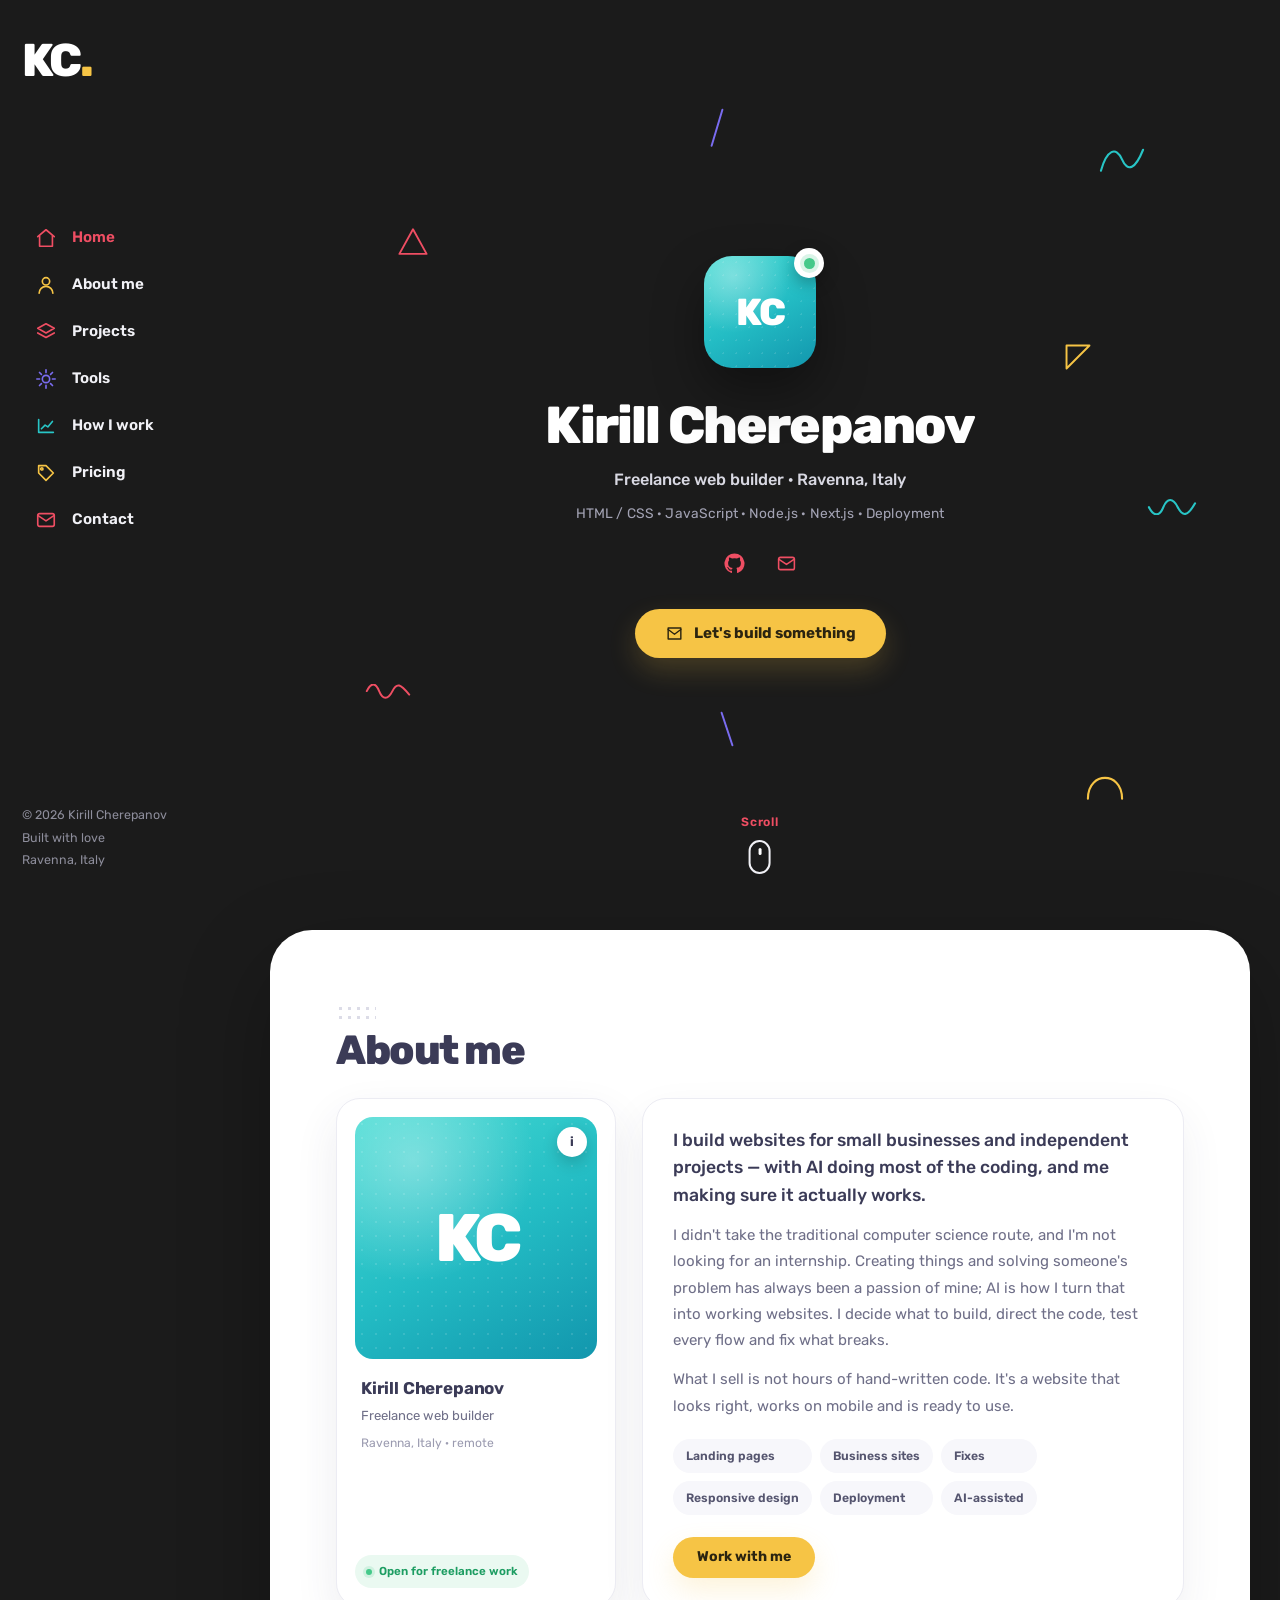
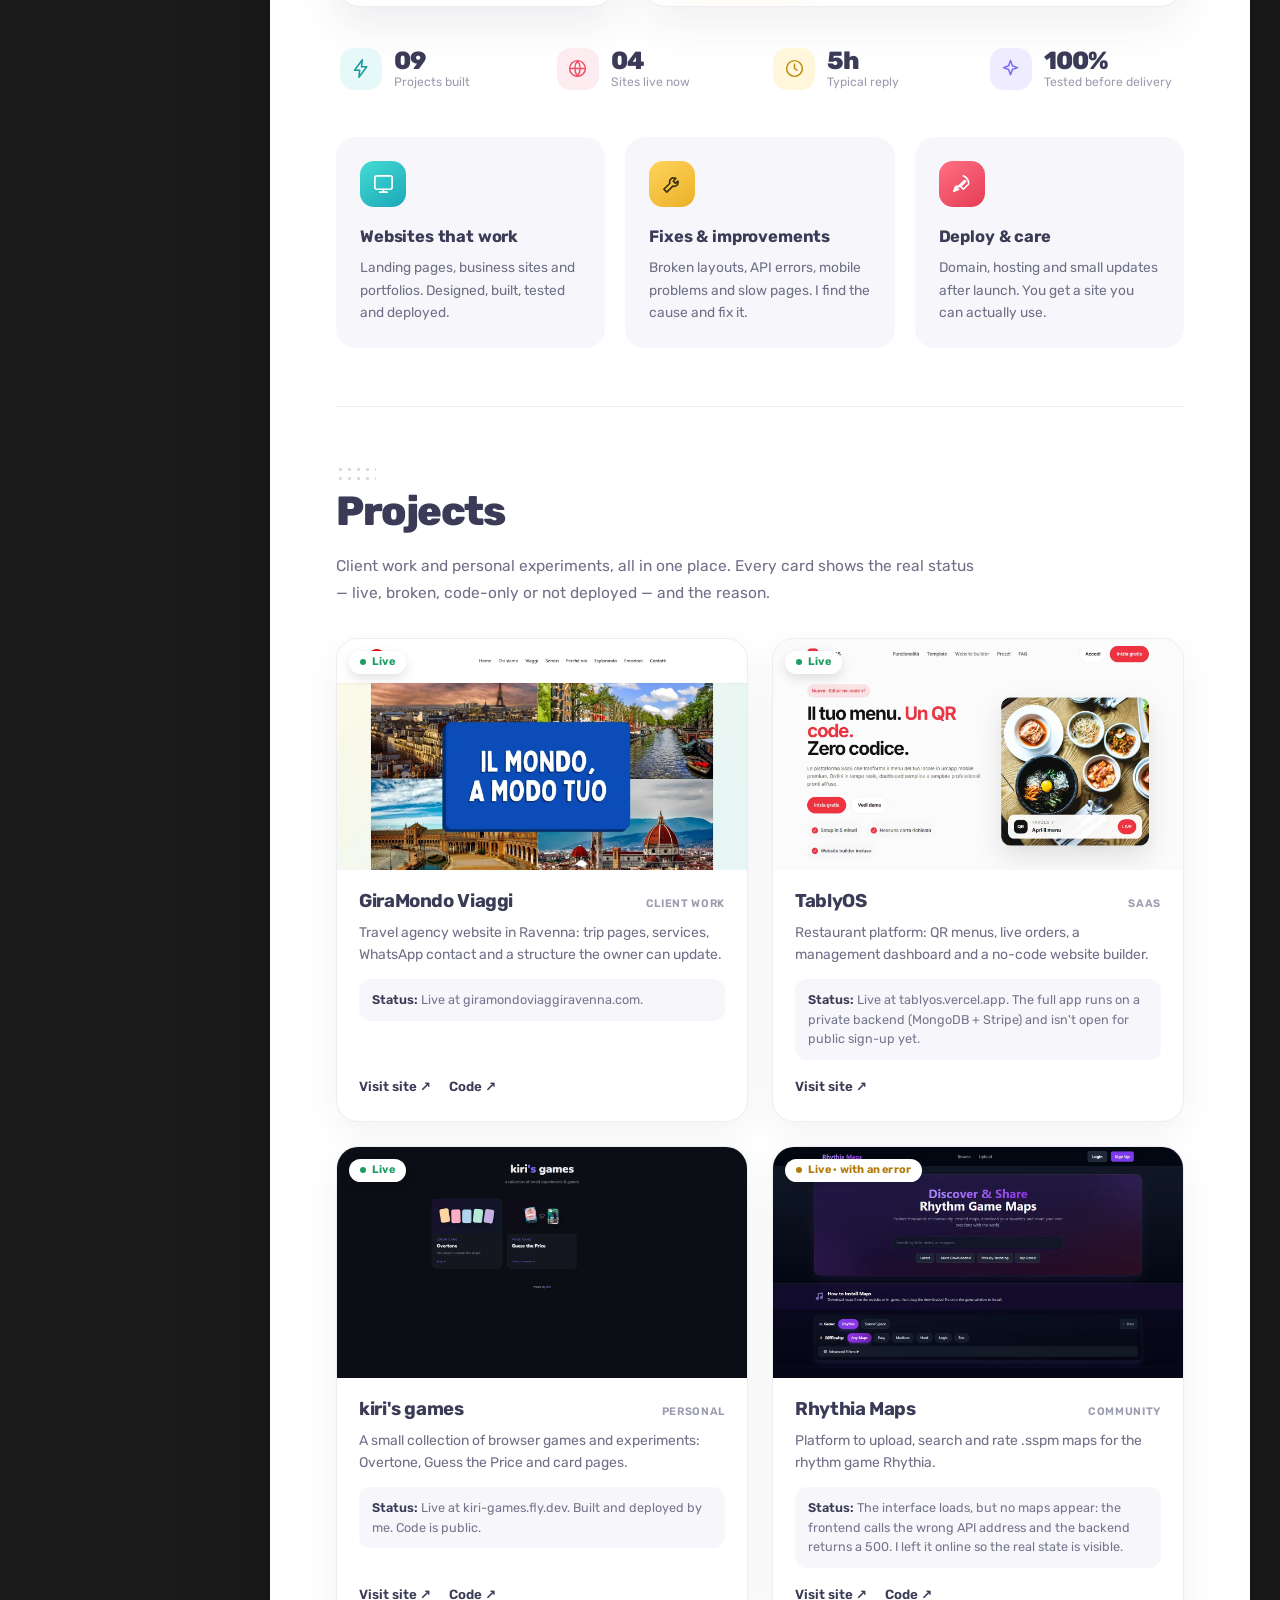
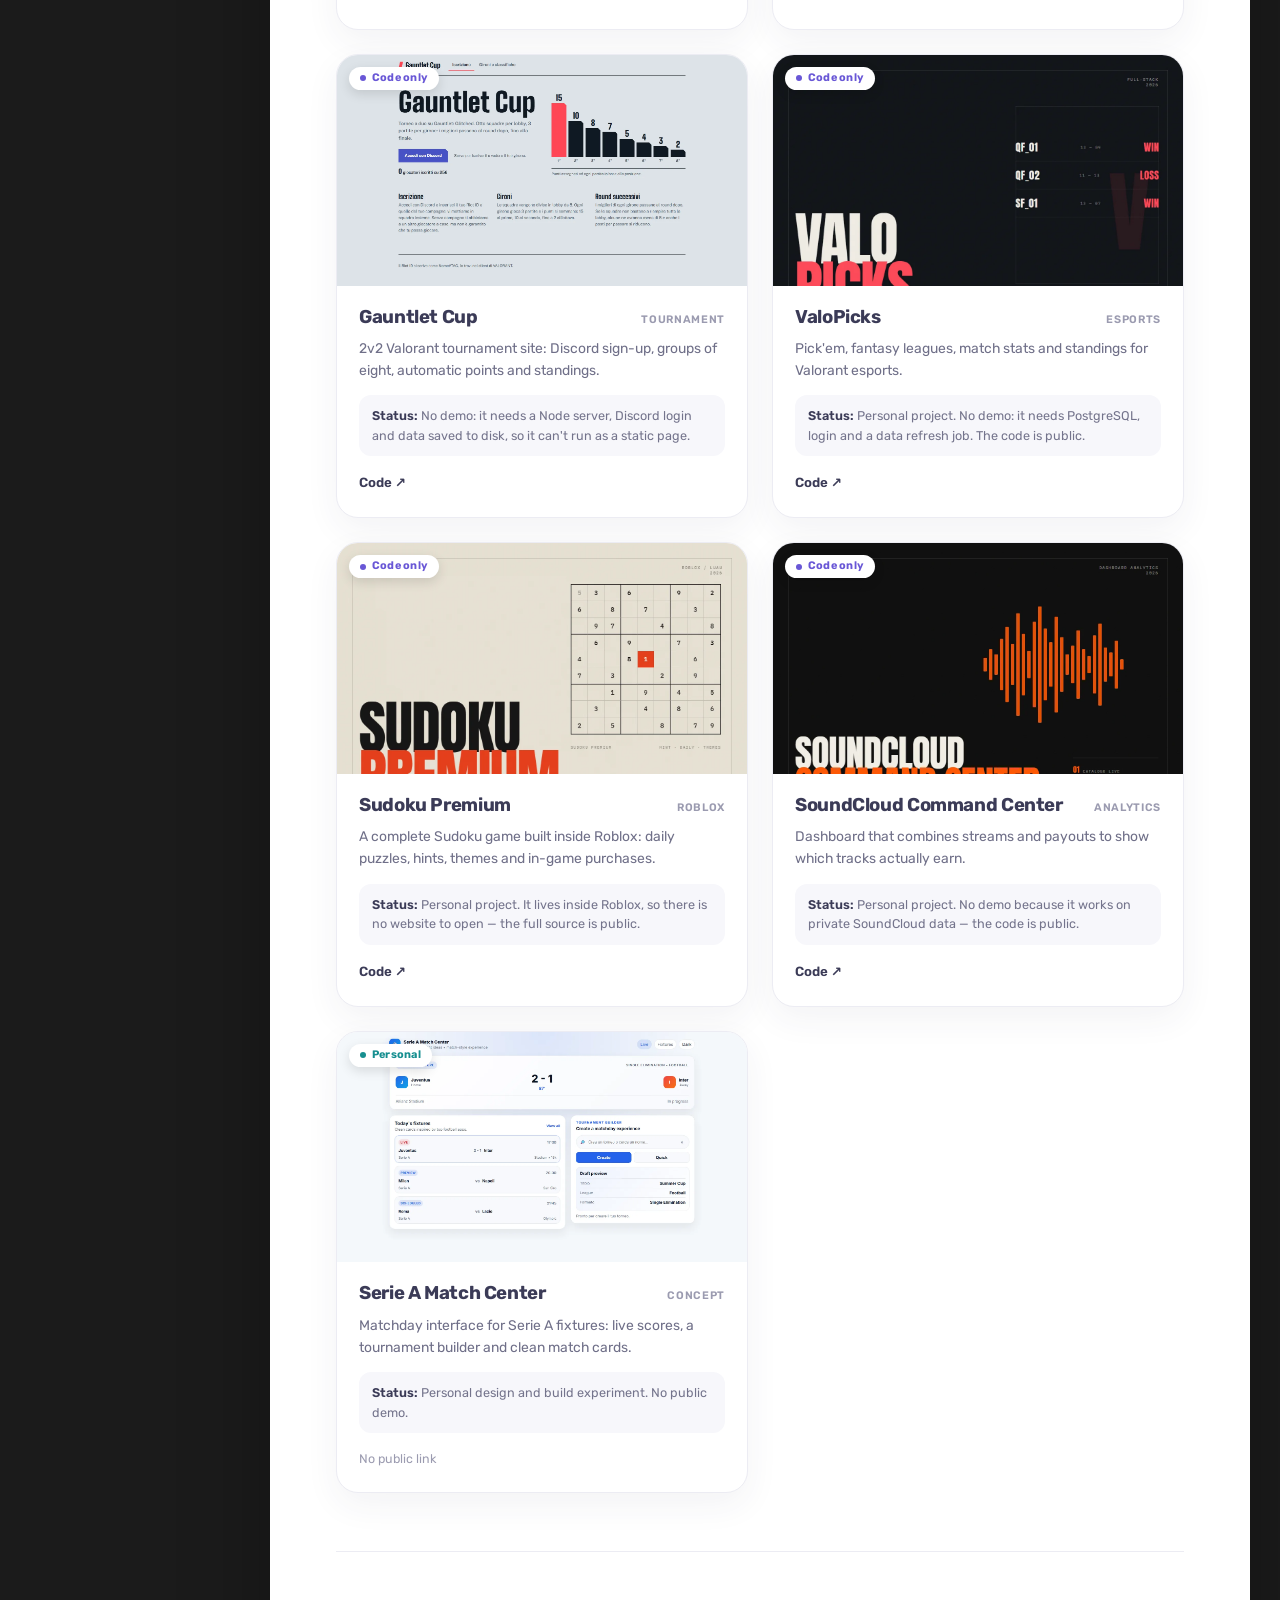
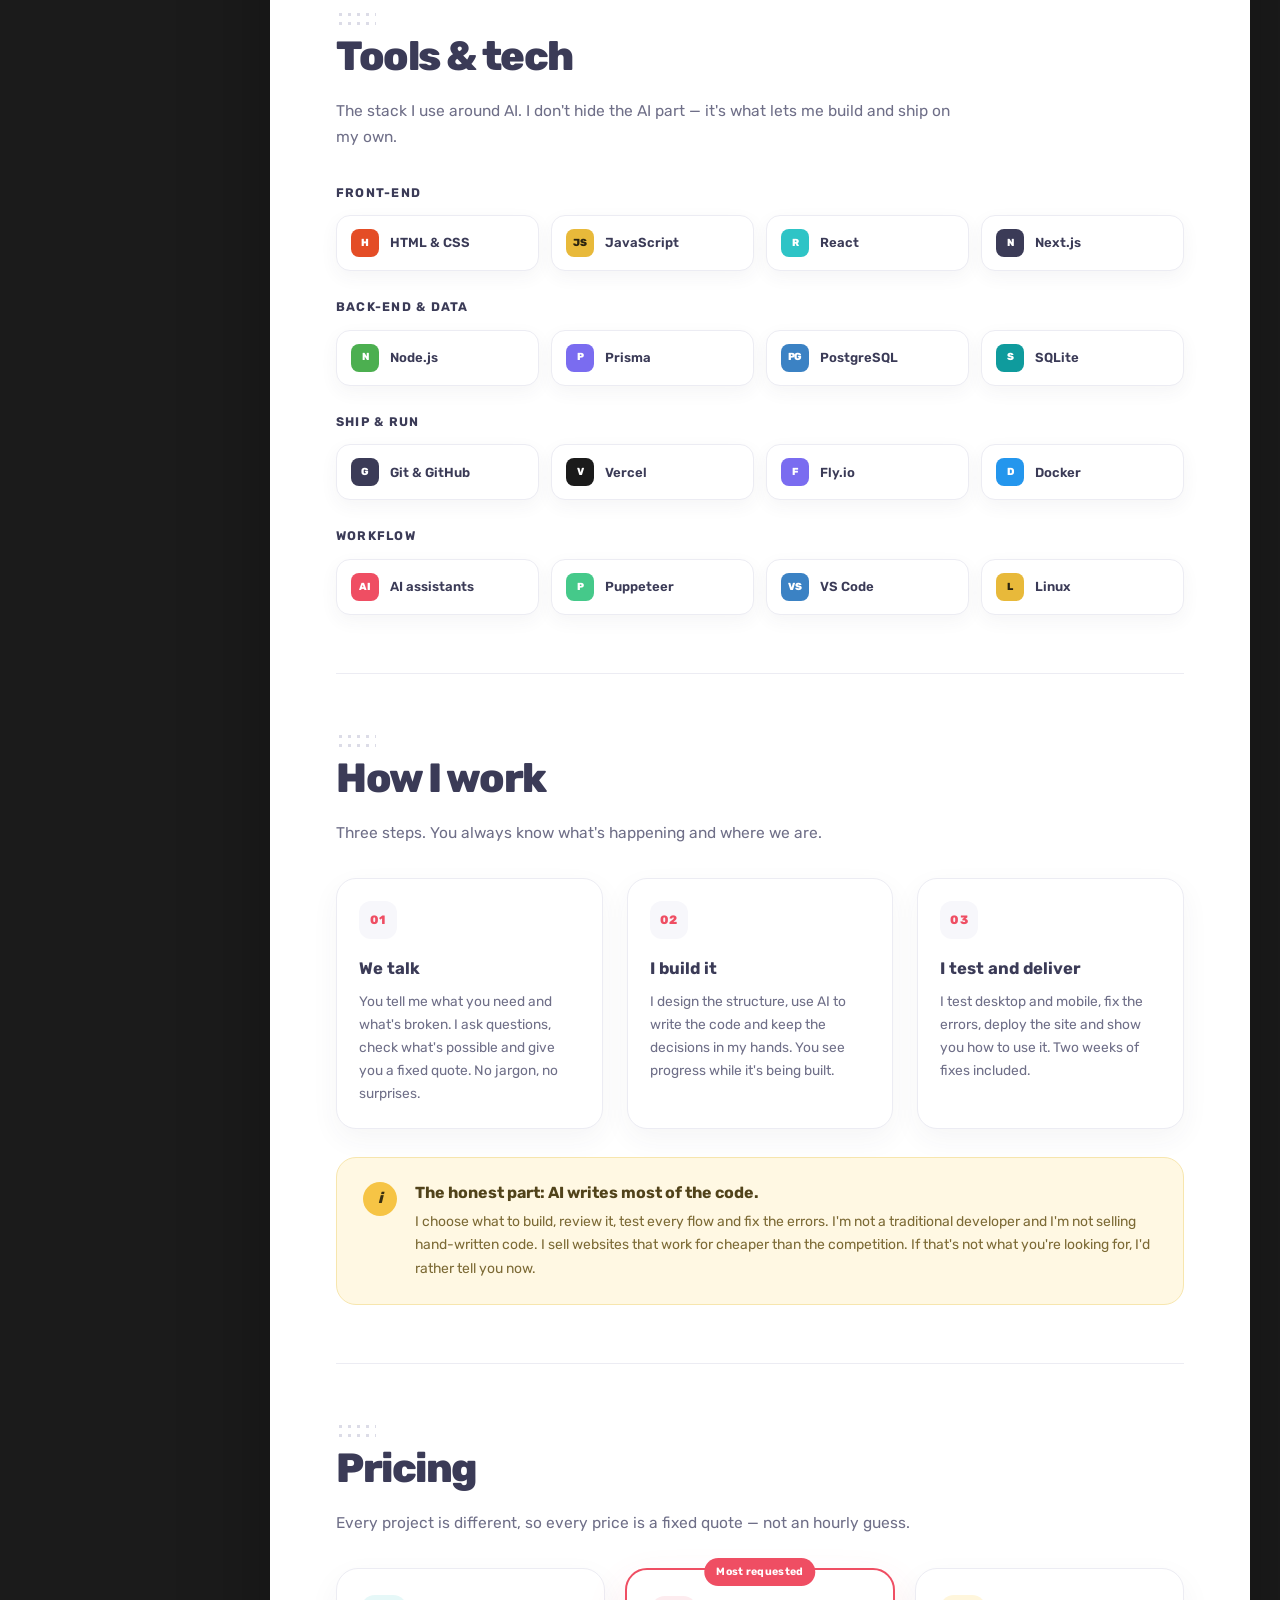
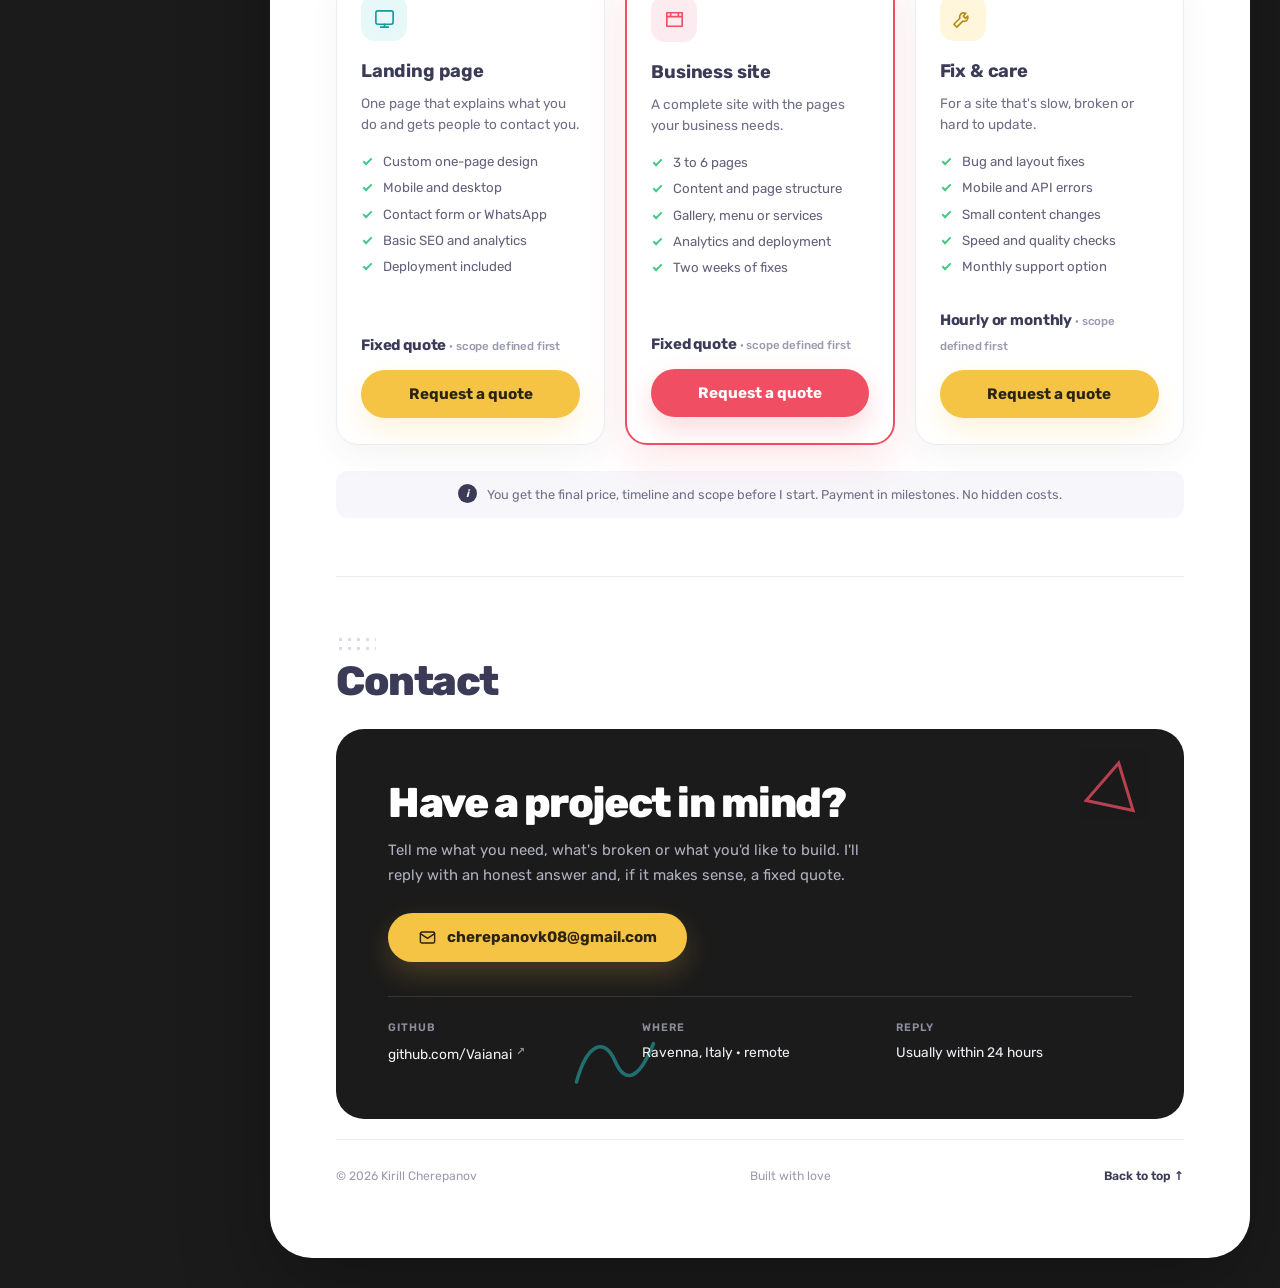
<file: index.html>
<!DOCTYPE html>
<html lang="en">
<head>
  <meta charset="UTF-8">
  <meta name="viewport" content="width=device-width, initial-scale=1">
  <title>Kirill Cherepanov — Freelance web builder, Ravenna</title>
  <meta name="description" content="Kirill Cherepanov, freelance web builder in Ravenna. Websites built with AI, tested and delivered working. Client work and personal projects with real status and links.">
  <meta name="author" content="Kirill Cherepanov">
  <meta name="theme-color" content="#1b1b1b">
  <link rel="icon" href="assets/favicon.svg" type="image/svg+xml">
  <link rel="canonical" href="https://kirill-cherepanov.vercel.app/">

  <meta property="og:type" content="website">
  <meta property="og:locale" content="en_US">
  <meta property="og:url" content="https://kirill-cherepanov.vercel.app/">
  <meta property="og:site_name" content="Kirill Cherepanov">
  <meta property="og:title" content="Kirill Cherepanov — Freelance web builder">
  <meta property="og:description" content="Websites built with AI, tested and delivered working. Client work and personal projects, with real status and links.">
  <meta property="og:image" content="https://kirill-cherepanov.vercel.app/assets/og.png">
  <meta property="og:image:width" content="1200">
  <meta property="og:image:height" content="630">
  <meta name="twitter:card" content="summary_large_image">
  <meta name="twitter:title" content="Kirill Cherepanov — Freelance web builder">
  <meta name="twitter:description" content="Websites built with AI, tested and delivered working.">
  <meta name="twitter:image" content="https://kirill-cherepanov.vercel.app/assets/og.png">

  <link rel="preload" href="assets/fonts/rubik-latin.woff2" as="font" type="font/woff2" crossorigin>
  <link rel="stylesheet" href="css/style.css">

  <script type="application/ld+json">
  {
    "@context": "https://schema.org",
    "@type": "Person",
    "name": "Kirill Cherepanov",
    "jobTitle": "Freelance web builder",
    "description": "I build websites for small businesses and independent projects with the help of AI, then test and deliver them working.",
    "email": "mailto:cherepanovk08@gmail.com",
    "address": {
      "@type": "PostalAddress",
      "addressLocality": "Ravenna",
      "addressCountry": "IT"
    },
    "sameAs": ["https://github.com/Vaianai"],
    "knowsAbout": ["Website creation", "AI-assisted development", "Responsive design", "Website testing", "Deployment"]
  }
  </script>
</head>
<body>
  <a class="skip-link" href="#content">Skip to content</a>

  <aside class="sidebar">
    <a class="logo" href="#top" aria-label="Kirill Cherepanov — back to top">KC<span class="logo-dot">.</span></a>

    <nav class="side-nav" aria-label="Main navigation">
      <a class="side-link" href="#top">
        <span class="nav-ico ico-teal" aria-hidden="true"><svg viewBox="0 0 24 24"><path d="M3 10.5 12 3l9 7.5"/><path d="M5 9.5V21h14V9.5"/></svg></span>
        <span>Home</span>
      </a>
      <a class="side-link" href="#about">
        <span class="nav-ico ico-yellow" aria-hidden="true"><svg viewBox="0 0 24 24"><circle cx="12" cy="8" r="4"/><path d="M4.5 21a7.5 7.5 0 0 1 15 0"/></svg></span>
        <span>About me</span>
      </a>
      <a class="side-link" href="#projects">
        <span class="nav-ico ico-red" aria-hidden="true"><svg viewBox="0 0 24 24"><path d="m12 3 9 5-9 5-9-5 9-5Z"/><path d="m3 13 9 5 9-5"/></svg></span>
        <span>Projects</span>
      </a>
      <a class="side-link" href="#tools">
        <span class="nav-ico ico-purple" aria-hidden="true"><svg viewBox="0 0 24 24"><circle cx="12" cy="12" r="4"/><path d="M12 2v3M12 19v3M2 12h3M19 12h3M4.9 4.9 7 7M17 17l2.1 2.1M19.1 4.9 17 7M7 17l-2.1 2.1"/></svg></span>
        <span>Tools</span>
      </a>
      <a class="side-link" href="#approach">
        <span class="nav-ico ico-teal" aria-hidden="true"><svg viewBox="0 0 24 24"><path d="M4 19V5M4 19h16"/><path d="m7 15 4-4 3 2 5-6"/></svg></span>
        <span>How I work</span>
      </a>
      <a class="side-link" href="#pricing">
        <span class="nav-ico ico-yellow" aria-hidden="true"><svg viewBox="0 0 24 24"><path d="M20 12 12 20l-8-8V4h8l8 8Z"/><circle cx="7.5" cy="7.5" r="1.2"/></svg></span>
        <span>Pricing</span>
      </a>
      <a class="side-link" href="#contact">
        <span class="nav-ico ico-red" aria-hidden="true"><svg viewBox="0 0 24 24"><rect x="3" y="5" width="18" height="14" rx="2"/><path d="m3 7 9 6 9-6"/></svg></span>
        <span>Contact</span>
      </a>
    </nav>

    <div class="side-foot">
      <p>© 2026 Kirill Cherepanov</p>
      <p>Built with love</p>
      <p>Ravenna, Italy</p>
    </div>
  </aside>

  <header class="mobile-bar">
    <a class="logo logo-sm" href="#top" aria-label="Kirill Cherepanov — back to top">KC<span class="logo-dot">.</span></a>
    <button class="menu-btn" type="button" aria-expanded="false" aria-controls="mobile-menu">
      <span class="menu-label">Menu</span>
      <span class="menu-lines" aria-hidden="true"><span></span><span></span></span>
    </button>
  </header>

  <nav class="mobile-menu" id="mobile-menu" aria-label="Mobile navigation" hidden>
    <a href="#top"><span class="nav-ico ico-teal" aria-hidden="true"><svg viewBox="0 0 24 24"><path d="M3 10.5 12 3l9 7.5"/><path d="M5 9.5V21h14V9.5"/></svg></span>Home</a>
    <a href="#about"><span class="nav-ico ico-yellow" aria-hidden="true"><svg viewBox="0 0 24 24"><circle cx="12" cy="8" r="4"/><path d="M4.5 21a7.5 7.5 0 0 1 15 0"/></svg></span>About me</a>
    <a href="#projects"><span class="nav-ico ico-red" aria-hidden="true"><svg viewBox="0 0 24 24"><path d="m12 3 9 5-9 5-9-5 9-5Z"/><path d="m3 13 9 5 9-5"/></svg></span>Projects</a>
    <a href="#tools"><span class="nav-ico ico-purple" aria-hidden="true"><svg viewBox="0 0 24 24"><circle cx="12" cy="12" r="4"/><path d="M12 2v3M12 19v3M2 12h3M19 12h3M4.9 4.9 7 7M17 17l2.1 2.1M19.1 4.9 17 7M7 17l-2.1 2.1"/></svg></span>Tools</a>
    <a href="#approach"><span class="nav-ico ico-teal" aria-hidden="true"><svg viewBox="0 0 24 24"><path d="M4 19V5M4 19h16"/><path d="m7 15 4-4 3 2 5-6"/></svg></span>How I work</a>
    <a href="#pricing"><span class="nav-ico ico-yellow" aria-hidden="true"><svg viewBox="0 0 24 24"><path d="M20 12 12 20l-8-8V4h8l8 8Z"/><circle cx="7.5" cy="7.5" r="1.2"/></svg></span>Pricing</a>
    <a href="#contact"><span class="nav-ico ico-red" aria-hidden="true"><svg viewBox="0 0 24 24"><rect x="3" y="5" width="18" height="14" rx="2"/><path d="m3 7 9 6 9-6"/></svg></span>Contact</a>
    <p class="mobile-menu-foot">cherepanovk08@gmail.com<br>Ravenna, Italy</p>
  </nav>

  <main id="content">
    <section class="hero" id="top">
      <div class="shapes" aria-hidden="true">
        <span class="shape s1"><svg viewBox="0 0 40 40"><path d="M20 5 36 34H4Z"/></svg></span>
        <span class="shape s2"><svg viewBox="0 0 20 44"><path d="M16 2 4 42"/></svg></span>
        <span class="shape s3"><svg viewBox="0 0 48 32"><path d="M2 28C8 6 18 2 24 16s14 10 22-10"/></svg></span>
        <span class="shape s4"><svg viewBox="0 0 34 34"><path d="M4 4h26L4 30Z"/></svg></span>
        <span class="shape s5"><svg viewBox="0 0 52 30"><path d="M2 22c5 10 11 10 15 0s10-10 15 0 10 10 18-4"/></svg></span>
        <span class="shape s6"><svg viewBox="0 0 52 30"><path d="M2 8c5-10 10-10 14 0s10 10 15 0 9-8 19 4"/></svg></span>
        <span class="shape s7"><svg viewBox="0 0 40 26"><path d="M2 24C2 8 12 2 20 2s18 6 18 22"/></svg></span>
        <span class="shape s8"><svg viewBox="0 0 20 40"><path d="M4 2 16 38"/></svg></span>
      </div>

      <div class="hero-inner">
        <div class="hero-avatar" aria-hidden="true">
          <span>KC</span>
          <span class="status-badge"><span class="status-dot"></span></span>
        </div>
        <p class="sr-only">Available for freelance work.</p>

        <h1>Kirill Cherepanov</h1>
        <p class="hero-role">Freelance web builder · Ravenna, Italy</p>
        <p class="hero-stack">HTML / CSS · JavaScript · Node.js · Next.js · Deployment</p>

        <div class="socials">
          <a href="https://github.com/Vaianai" target="_blank" rel="noopener" aria-label="GitHub profile">
            <svg viewBox="0 0 24 24" aria-hidden="true"><path d="M12 .5a11.5 11.5 0 0 0-3.64 22.41c.58.11.79-.25.79-.56v-2.17c-3.2.7-3.88-1.36-3.88-1.36-.53-1.33-1.29-1.69-1.29-1.69-1.05-.72.08-.71.08-.71 1.16.08 1.78 1.19 1.78 1.19 1.03 1.77 2.7 1.26 3.36.96.1-.75.4-1.26.73-1.55-2.56-.29-5.25-1.28-5.25-5.7 0-1.26.45-2.29 1.18-3.1-.12-.29-.51-1.47.11-3.06 0 0 .96-.31 3.16 1.19a10.9 10.9 0 0 1 5.76 0c2.19-1.5 3.15-1.19 3.15-1.19.63 1.59.24 2.77.12 3.06.74.81 1.18 1.84 1.18 3.1 0 4.43-2.69 5.4-5.26 5.69.41.36.78 1.06.78 2.14v3.18c0 .31.21.68.8.56A11.5 11.5 0 0 0 12 .5Z"/></svg>
          </a>
          <a href="mailto:cherepanovk08@gmail.com" aria-label="Send an email">
            <svg viewBox="0 0 24 24" aria-hidden="true"><rect x="3" y="5" width="18" height="14" rx="2"/><path d="m3 7 9 6 9-6"/></svg>
          </a>
        </div>

        <a class="btn btn-yellow hero-btn" href="mailto:cherepanovk08@gmail.com">
          <svg class="btn-ico" viewBox="0 0 24 24" aria-hidden="true"><path d="M4 5h16v14H4z"/><path d="m4 7 8 6 8-6"/></svg>
          Let's build something
        </a>
      </div>

      <a class="scroll-cue" href="#about">
        <span>Scroll</span>
        <span class="mouse" aria-hidden="true"><span></span></span>
      </a>
    </section>

    <div class="sheet">
      <section class="section about" id="about">
        <div class="section-heading"><h2>About me</h2></div>

        <div class="about-grid">
          <div class="profile-card">
            <div class="profile-avatar" aria-hidden="true">
              <span>KC</span>
              <span class="profile-badge">i</span>
            </div>
            <div class="profile-info">
              <p class="profile-name">Kirill Cherepanov</p>
              <p class="profile-role">Freelance web builder</p>
              <p class="profile-place">Ravenna, Italy · remote</p>
            </div>
            <p class="profile-open"><span></span>Open for freelance work</p>
          </div>

          <div class="about-copy">
            <p class="about-lead">I build websites for small businesses and independent projects — with AI doing most of the coding, and me making sure it actually works.</p>
            <p>I didn't take the traditional computer science route, and I'm not looking for an internship. Creating things and solving someone's problem has always been a passion of mine; AI is how I turn that into working websites. I decide what to build, direct the code, test every flow and fix what breaks.</p>
            <p>What I sell is not hours of hand-written code. It's a website that looks right, works on mobile and is ready to use.</p>
            <div class="chips">
              <span>Landing pages</span>
              <span>Business sites</span>
              <span>Fixes</span>
              <span>Responsive design</span>
              <span>Deployment</span>
              <span>AI-assisted</span>
            </div>
            <a class="btn btn-yellow btn-sm" href="#contact">Work with me</a>
          </div>
        </div>

        <div class="stats">
          <div class="stat">
            <span class="stat-ico stat-teal" aria-hidden="true"><svg viewBox="0 0 24 24"><path d="M13 2 4 14h6l-1 8 9-12h-6l1-8Z"/></svg></span>
            <span class="stat-value">09</span>
            <span class="stat-label">Projects built</span>
          </div>
          <div class="stat">
            <span class="stat-ico stat-red" aria-hidden="true"><svg viewBox="0 0 24 24"><circle cx="12" cy="12" r="9"/><path d="M3 12h18M12 3a15 15 0 0 1 0 18M12 3a15 15 0 0 0 0 18"/></svg></span>
            <span class="stat-value">04</span>
            <span class="stat-label">Sites live now</span>
          </div>
          <div class="stat">
            <span class="stat-ico stat-yellow" aria-hidden="true"><svg viewBox="0 0 24 24"><circle cx="12" cy="12" r="9"/><path d="M12 7v5l3 2"/></svg></span>
            <span class="stat-value">5h</span>
            <span class="stat-label">Typical reply</span>
          </div>
          <div class="stat">
            <span class="stat-ico stat-purple" aria-hidden="true"><svg viewBox="0 0 24 24"><path d="m12 3 2.2 5.8L20 11l-5.8 2.2L12 19l-2.2-5.8L4 11l5.8-2.2L12 3Z"/></svg></span>
            <span class="stat-value">100%</span>
            <span class="stat-label">Tested before delivery</span>
          </div>
        </div>

        <div class="services">
          <article class="service">
            <span class="service-ico service-teal" aria-hidden="true"><svg viewBox="0 0 24 24"><rect x="3" y="4" width="18" height="14" rx="2"/><path d="M8 21h8M12 18v3"/></svg></span>
            <h3>Websites that work</h3>
            <p>Landing pages, business sites and portfolios. Designed, built, tested and deployed.</p>
          </article>
          <article class="service">
            <span class="service-ico service-yellow" aria-hidden="true"><svg viewBox="0 0 24 24"><path d="M14.5 6.5a4 4 0 0 0-5.2 5.2L3 18l3 3 6.3-6.3a4 4 0 0 0 5.2-5.2l-2.4 2.4-2.3-2.3 2.7-3.1Z"/></svg></span>
            <h3>Fixes &amp; improvements</h3>
            <p>Broken layouts, API errors, mobile problems and slow pages. I find the cause and fix it.</p>
          </article>
          <article class="service">
            <span class="service-ico service-red" aria-hidden="true"><svg viewBox="0 0 24 24"><path d="M14 4c3.5 1.5 5.5 4.5 5.5 8.5L14 18l-3-3 5.5-5.5"/><path d="M11 15H6l-2 5 5-2"/><path d="M4 20 15 9"/></svg></span>
            <h3>Deploy &amp; care</h3>
            <p>Domain, hosting and small updates after launch. You get a site you can actually use.</p>
          </article>
        </div>
      </section>

      <section class="section" id="projects">
        <div class="section-heading"><h2>Projects</h2></div>
        <p class="section-intro">Client work and personal experiments, all in one place. Every card shows the real status — live, broken, code-only or not deployed — and the reason.</p>

        <div class="project-grid">
          <article class="project">
            <a class="project-media" href="https://giramondoviaggiravenna.com/" target="_blank" rel="noopener" aria-label="Open the GiraMondo Viaggi website">
              <img src="assets/projects/giramondo.webp" alt="GiraMondo Viaggi website home page" width="1440" height="900" loading="lazy">
              <span class="badge badge-live">Live</span>
            </a>
            <div class="project-body">
              <div class="project-top">
                <h3>GiraMondo Viaggi</h3>
                <span class="type">Client work</span>
              </div>
              <p class="project-desc">Travel agency website in Ravenna: trip pages, services, WhatsApp contact and a structure the owner can update.</p>
              <p class="project-status"><strong>Status:</strong> Live at giramondoviaggiravenna.com.</p>
              <div class="project-links">
                <a href="https://giramondoviaggiravenna.com/" target="_blank" rel="noopener">Visit site <span aria-hidden="true">↗</span></a>
                <a href="https://github.com/Vaianai/Giramondo" target="_blank" rel="noopener">Code <span aria-hidden="true">↗</span></a>
              </div>
            </div>
          </article>

          <article class="project">
            <a class="project-media" href="https://tablyos.vercel.app/" target="_blank" rel="noopener" aria-label="Open the TablyOS website">
              <img src="assets/projects/tablyos.webp" alt="TablyOS restaurant platform landing page" width="1440" height="900" loading="lazy">
              <span class="badge badge-live">Live</span>
            </a>
            <div class="project-body">
              <div class="project-top">
                <h3>TablyOS</h3>
                <span class="type">SaaS</span>
              </div>
              <p class="project-desc">Restaurant platform: QR menus, live orders, a management dashboard and a no-code website builder.</p>
              <p class="project-status"><strong>Status:</strong> Live at tablyos.vercel.app. The full app runs on a private backend (MongoDB + Stripe) and isn't open for public sign-up yet.</p>
              <div class="project-links">
                <a href="https://tablyos.vercel.app/" target="_blank" rel="noopener">Visit site <span aria-hidden="true">↗</span></a>
              </div>
            </div>
          </article>

          <article class="project">
            <a class="project-media" href="https://kiri-games.fly.dev/" target="_blank" rel="noopener" aria-label="Open the kiri's games website">
              <img src="assets/projects/kiri-games.webp" alt="kiri's games website with Overtone and Guess the Price" width="1440" height="900" loading="lazy">
              <span class="badge badge-live">Live</span>
            </a>
            <div class="project-body">
              <div class="project-top">
                <h3>kiri's games</h3>
                <span class="type">Personal</span>
              </div>
              <p class="project-desc">A small collection of browser games and experiments: Overtone, Guess the Price and card pages.</p>
              <p class="project-status"><strong>Status:</strong> Live at kiri-games.fly.dev. Built and deployed by me. Code is public.</p>
              <div class="project-links">
                <a href="https://kiri-games.fly.dev/" target="_blank" rel="noopener">Visit site <span aria-hidden="true">↗</span></a>
                <a href="https://github.com/Vaianai/kiri-games" target="_blank" rel="noopener">Code <span aria-hidden="true">↗</span></a>
              </div>
            </div>
          </article>

          <article class="project">
            <a class="project-media" href="https://rhythia-maps-frontend.vercel.app/" target="_blank" rel="noopener" aria-label="Open the Rhythia Maps website">
              <img src="assets/projects/rhythia.webp" alt="Rhythia Maps website showing the No maps found error" width="1440" height="900" loading="lazy">
              <span class="badge badge-broken">Live · with an error</span>
            </a>
            <div class="project-body">
              <div class="project-top">
                <h3>Rhythia Maps</h3>
                <span class="type">Community</span>
              </div>
              <p class="project-desc">Platform to upload, search and rate .sspm maps for the rhythm game Rhythia.</p>
              <p class="project-status"><strong>Status:</strong> The interface loads, but no maps appear: the frontend calls the wrong API address and the backend returns a 500. I left it online so the real state is visible.</p>
              <div class="project-links">
                <a href="https://rhythia-maps-frontend.vercel.app/" target="_blank" rel="noopener">Visit site <span aria-hidden="true">↗</span></a>
                <a href="https://github.com/Vaianai/RhythiaMaps" target="_blank" rel="noopener">Code <span aria-hidden="true">↗</span></a>
              </div>
            </div>
          </article>

          <article class="project">
            <a class="project-media" href="https://github.com/Vaianai/Gauntlet_Tourney" target="_blank" rel="noopener" aria-label="Open the Gauntlet Cup GitHub repository">
              <img src="assets/gauntlet.webp" alt="Gauntlet Cup tournament website" width="1600" height="1000" loading="lazy">
              <span class="badge badge-code">Code only</span>
            </a>
            <div class="project-body">
              <div class="project-top">
                <h3>Gauntlet Cup</h3>
                <span class="type">Tournament</span>
              </div>
              <p class="project-desc">2v2 Valorant tournament site: Discord sign-up, groups of eight, automatic points and standings.</p>
              <p class="project-status"><strong>Status:</strong> No demo: it needs a Node server, Discord login and data saved to disk, so it can't run as a static page.</p>
              <div class="project-links">
                <a href="https://github.com/Vaianai/Gauntlet_Tourney" target="_blank" rel="noopener">Code <span aria-hidden="true">↗</span></a>
              </div>
            </div>
          </article>

          <article class="project">
            <a class="project-media" href="https://github.com/Vaianai/valopicks" target="_blank" rel="noopener" aria-label="Open the ValoPicks GitHub repository">
              <img src="assets/covers/valopicks.webp" alt="ValoPicks esports platform cover" width="1200" height="900" loading="lazy">
              <span class="badge badge-code">Code only</span>
            </a>
            <div class="project-body">
              <div class="project-top">
                <h3>ValoPicks</h3>
                <span class="type">Esports</span>
              </div>
              <p class="project-desc">Pick'em, fantasy leagues, match stats and standings for Valorant esports.</p>
              <p class="project-status"><strong>Status:</strong> Personal project. No demo: it needs PostgreSQL, login and a data refresh job. The code is public.</p>
              <div class="project-links">
                <a href="https://github.com/Vaianai/valopicks" target="_blank" rel="noopener">Code <span aria-hidden="true">↗</span></a>
              </div>
            </div>
          </article>

          <article class="project">
            <a class="project-media" href="https://github.com/Vaianai/sudoku-premium" target="_blank" rel="noopener" aria-label="Open the Sudoku Premium GitHub repository">
              <img src="assets/covers/sudoku.webp" alt="Sudoku Premium game cover" width="1200" height="900" loading="lazy">
              <span class="badge badge-code">Code only</span>
            </a>
            <div class="project-body">
              <div class="project-top">
                <h3>Sudoku Premium</h3>
                <span class="type">Roblox</span>
              </div>
              <p class="project-desc">A complete Sudoku game built inside Roblox: daily puzzles, hints, themes and in-game purchases.</p>
              <p class="project-status"><strong>Status:</strong> Personal project. It lives inside Roblox, so there is no website to open — the full source is public.</p>
              <div class="project-links">
                <a href="https://github.com/Vaianai/sudoku-premium" target="_blank" rel="noopener">Code <span aria-hidden="true">↗</span></a>
              </div>
            </div>
          </article>

          <article class="project">
            <a class="project-media" href="https://github.com/Vaianai/soundcloud-command-center" target="_blank" rel="noopener" aria-label="Open the SoundCloud Command Center GitHub repository">
              <img src="assets/covers/soundcloud.webp" alt="SoundCloud Command Center dashboard cover" width="1200" height="900" loading="lazy">
              <span class="badge badge-code">Code only</span>
            </a>
            <div class="project-body">
              <div class="project-top">
                <h3>SoundCloud Command Center</h3>
                <span class="type">Analytics</span>
              </div>
              <p class="project-desc">Dashboard that combines streams and payouts to show which tracks actually earn.</p>
              <p class="project-status"><strong>Status:</strong> Personal project. No demo because it works on private SoundCloud data — the code is public.</p>
              <div class="project-links">
                <a href="https://github.com/Vaianai/soundcloud-command-center" target="_blank" rel="noopener">Code <span aria-hidden="true">↗</span></a>
              </div>
            </div>
          </article>

          <article class="project">
            <div class="project-media">
              <img src="assets/matchcenter.webp" alt="Serie A Match Center interface" width="1600" height="1000" loading="lazy">
              <span class="badge badge-personal">Personal</span>
            </div>
            <div class="project-body">
              <div class="project-top">
                <h3>Serie A Match Center</h3>
                <span class="type">Concept</span>
              </div>
              <p class="project-desc">Matchday interface for Serie A fixtures: live scores, a tournament builder and clean match cards.</p>
              <p class="project-status"><strong>Status:</strong> Personal design and build experiment. No public demo.</p>
              <div class="project-links">
                <span class="link-muted">No public link</span>
              </div>
            </div>
          </article>
        </div>
      </section>

      <section class="section" id="tools">
        <div class="section-heading"><h2>Tools &amp; tech</h2></div>
        <p class="section-intro">The stack I use around AI. I don't hide the AI part — it's what lets me build and ship on my own.</p>

        <div class="tool-groups">
          <div class="tool-group">
            <h3>Front-end</h3>
            <div class="tools-grid">
              <span class="tool"><span class="tool-mark" style="--c:#e44d26">H</span>HTML &amp; CSS</span>
              <span class="tool"><span class="tool-mark" style="--c:#e8b93a;--tc:#2b2410">JS</span>JavaScript</span>
              <span class="tool"><span class="tool-mark" style="--c:#2ec4c6">R</span>React</span>
              <span class="tool"><span class="tool-mark" style="--c:#3b3b57">N</span>Next.js</span>
            </div>
          </div>
          <div class="tool-group">
            <h3>Back-end &amp; data</h3>
            <div class="tools-grid">
              <span class="tool"><span class="tool-mark" style="--c:#4caf50">N</span>Node.js</span>
              <span class="tool"><span class="tool-mark" style="--c:#7a6cf0">P</span>Prisma</span>
              <span class="tool"><span class="tool-mark" style="--c:#3b82c4">PG</span>PostgreSQL</span>
              <span class="tool"><span class="tool-mark" style="--c:#0f9b9d">S</span>SQLite</span>
            </div>
          </div>
          <div class="tool-group">
            <h3>Ship &amp; run</h3>
            <div class="tools-grid">
              <span class="tool"><span class="tool-mark" style="--c:#3b3b57">G</span>Git &amp; GitHub</span>
              <span class="tool"><span class="tool-mark" style="--c:#1b1b1b">V</span>Vercel</span>
              <span class="tool"><span class="tool-mark" style="--c:#7a6cf0">F</span>Fly.io</span>
              <span class="tool"><span class="tool-mark" style="--c:#2496ed">D</span>Docker</span>
            </div>
          </div>
          <div class="tool-group">
            <h3>Workflow</h3>
            <div class="tools-grid">
              <span class="tool"><span class="tool-mark" style="--c:#ef4e63">AI</span>AI assistants</span>
              <span class="tool"><span class="tool-mark" style="--c:#45c98a">P</span>Puppeteer</span>
              <span class="tool"><span class="tool-mark" style="--c:#3b82c4">VS</span>VS Code</span>
              <span class="tool"><span class="tool-mark" style="--c:#e8b93a;--tc:#2b2410">L</span>Linux</span>
            </div>
          </div>
        </div>
      </section>

      <section class="section" id="approach">
        <div class="section-heading"><h2>How I work</h2></div>
        <p class="section-intro">Three steps. You always know what's happening and where we are.</p>

        <ol class="steps">
          <li>
            <span class="step-num" aria-hidden="true">01</span>
            <h3>We talk</h3>
            <p>You tell me what you need and what's broken. I ask questions, check what's possible and give you a fixed quote. No jargon, no surprises.</p>
          </li>
          <li>
            <span class="step-num" aria-hidden="true">02</span>
            <h3>I build it</h3>
            <p>I design the structure, use AI to write the code and keep the decisions in my hands. You see progress while it's being built.</p>
          </li>
          <li>
            <span class="step-num" aria-hidden="true">03</span>
            <h3>I test and deliver</h3>
            <p>I test desktop and mobile, fix the errors, deploy the site and show you how to use it. Two weeks of fixes included.</p>
          </li>
        </ol>

        <div class="ai-note">
          <span class="ai-note-ico" aria-hidden="true">i</span>
          <div>
            <h3>The honest part: AI writes most of the code.</h3>
            <p>I choose what to build, review it, test every flow and fix the errors. I'm not a traditional developer and I'm not selling hand-written code. I sell websites that work for cheaper than the competition. If that's not what you're looking for, I'd rather tell you now.</p>
          </div>
        </div>
      </section>

      <section class="section" id="pricing">
        <div class="section-heading"><h2>Pricing</h2></div>
        <p class="section-intro">Every project is different, so every price is a fixed quote — not an hourly guess.</p>

        <div class="pricing-grid">
          <article class="price-card">
            <span class="price-ico price-teal" aria-hidden="true"><svg viewBox="0 0 24 24"><rect x="3" y="4" width="18" height="14" rx="2"/><path d="M8 21h8M12 18v3"/></svg></span>
            <h3>Landing page</h3>
            <p class="price-desc">One page that explains what you do and gets people to contact you.</p>
            <ul class="price-list">
              <li>Custom one-page design</li>
              <li>Mobile and desktop</li>
              <li>Contact form or WhatsApp</li>
              <li>Basic SEO and analytics</li>
              <li>Deployment included</li>
            </ul>
            <p class="price-figure">Fixed quote</p>
            <a class="btn btn-yellow btn-block" href="mailto:cherepanovk08@gmail.com?subject=Landing%20page%20quote">Request a quote</a>
          </article>

          <article class="price-card price-featured">
            <span class="price-flag">Most requested</span>
            <span class="price-ico price-red" aria-hidden="true"><svg viewBox="0 0 24 24"><path d="M4 5h16v14H4z"/><path d="M4 9h16M8 5v4M16 5v4"/></svg></span>
            <h3>Business site</h3>
            <p class="price-desc">A complete site with the pages your business needs.</p>
            <ul class="price-list">
              <li>3 to 6 pages</li>
              <li>Content and page structure</li>
              <li>Gallery, menu or services</li>
              <li>Analytics and deployment</li>
              <li>Two weeks of fixes</li>
            </ul>
            <p class="price-figure">Fixed quote</p>
            <a class="btn btn-red btn-block" href="mailto:cherepanovk08@gmail.com?subject=Business%20site%20quote">Request a quote</a>
          </article>

          <article class="price-card">
            <span class="price-ico price-yellow" aria-hidden="true"><svg viewBox="0 0 24 24"><path d="M14.5 6.5a4 4 0 0 0-5.2 5.2L3 18l3 3 6.3-6.3a4 4 0 0 0 5.2-5.2l-2.4 2.4-2.3-2.3 2.7-3.1Z"/></svg></span>
            <h3>Fix &amp; care</h3>
            <p class="price-desc">For a site that's slow, broken or hard to update.</p>
            <ul class="price-list">
              <li>Bug and layout fixes</li>
              <li>Mobile and API errors</li>
              <li>Small content changes</li>
              <li>Speed and quality checks</li>
              <li>Monthly support option</li>
            </ul>
            <p class="price-figure">Hourly or monthly</p>
            <a class="btn btn-yellow btn-block" href="mailto:cherepanovk08@gmail.com?subject=Website%20fix%20quote">Request a quote</a>
          </article>
        </div>

        <p class="pricing-note"><span aria-hidden="true">i</span> You get the final price, timeline and scope before I start. Payment in milestones. No hidden costs.</p>
      </section>

      <section class="section contact" id="contact">
        <div class="section-heading"><h2>Contact</h2></div>

        <div class="contact-panel">
          <span class="contact-shape contact-shape-1" aria-hidden="true"><svg viewBox="0 0 40 40"><path d="M20 5 36 34H4Z"/></svg></span>
          <span class="contact-shape contact-shape-2" aria-hidden="true"><svg viewBox="0 0 48 32"><path d="M2 28C8 6 18 2 24 16s14 10 22-10"/></svg></span>

          <h2>Have a project in mind?</h2>
          <p>Tell me what you need, what's broken or what you'd like to build. I'll reply with an honest answer and, if it makes sense, a fixed quote.</p>
          <a class="btn btn-yellow" href="mailto:cherepanovk08@gmail.com">
            <svg class="btn-ico" viewBox="0 0 24 24" aria-hidden="true"><rect x="3" y="5" width="18" height="14" rx="2"/><path d="m3 7 9 6 9-6"/></svg>
            cherepanovk08@gmail.com
          </a>

          <div class="contact-meta">
            <div><span>GitHub</span><a href="https://github.com/Vaianai" target="_blank" rel="noopener">github.com/Vaianai <span aria-hidden="true">↗</span></a></div>
            <div><span>Where</span><p>Ravenna, Italy · remote</p></div>
            <div><span>Reply</span><p>Usually within 24 hours</p></div>
          </div>
        </div>
      </section>

      <footer class="footer">
        <p>© 2026 Kirill Cherepanov</p>
        <p>Built with love</p>
        <a href="#top">Back to top ↑</a>
      </footer>
    </div>
  </main>

  <script src="js/main.js" defer></script>
</body>
</html>
</file>
<file: css/style.css>
@font-face {
  font-family: "Rubik";
  font-style: normal;
  font-weight: 300 900;
  font-display: swap;
  src: url("../assets/fonts/rubik-latin.woff2") format("woff2");
}

:root {
  --bg: #1b1b1b;
  --sheet: #ffffff;
  --ink: #3b3b57;
  --body: #6f6f88;
  --muted: #9b9bb0;
  --line: #ececf3;
  --soft: #f7f7fb;
  --yellow: #f6c445;
  --yellow-deep: #e6b32c;
  --red: #ef4e63;
  --teal: #28c5c6;
  --purple: #7a6cf0;
  --green: #45c98a;
  --focus: #7a6cf0;
  --sans: "Rubik", "Segoe UI", system-ui, -apple-system, Arial, sans-serif;
  --sidebar: 270px;
}

*,
*::before,
*::after {
  box-sizing: border-box;
}

html {
  scroll-behavior: smooth;
  -webkit-text-size-adjust: 100%;
}

body {
  margin: 0;
  background: var(--bg);
  color: var(--body);
  font-family: var(--sans);
  font-size: 16px;
  line-height: 1.65;
  -webkit-font-smoothing: antialiased;
}

body.menu-open {
  overflow: hidden;
}

::selection {
  background: var(--yellow);
  color: #2b2410;
}

img {
  display: block;
  max-width: 100%;
}

a {
  color: inherit;
  text-decoration: none;
}

p,
h1,
h2,
h3,
ol,
ul {
  margin: 0;
}

ul {
  padding: 0;
  list-style: none;
}

button {
  font: inherit;
}

svg {
  display: block;
}

:focus-visible {
  outline: 3px solid var(--focus);
  outline-offset: 3px;
  border-radius: 4px;
}

.sr-only {
  position: absolute;
  width: 1px;
  height: 1px;
  padding: 0;
  margin: -1px;
  overflow: hidden;
  clip: rect(0 0 0 0);
  white-space: nowrap;
  border: 0;
}

.skip-link {
  position: absolute;
  left: 16px;
  top: -80px;
  z-index: 200;
  padding: 12px 18px;
  border-radius: 999px;
  background: var(--yellow);
  color: #2b2410;
  font-weight: 700;
  font-size: 0.9rem;
}

.skip-link:focus {
  top: 14px;
}

/* Sidebar */

.sidebar {
  position: fixed;
  inset: 0 auto 0 0;
  z-index: 60;
  width: var(--sidebar);
  padding: 38px 28px 30px;
  display: flex;
  flex-direction: column;
}

.logo {
  display: inline-block;
  align-self: flex-start;
  color: #fff;
  font-size: 46px;
  font-weight: 800;
  line-height: 1;
  letter-spacing: -0.055em;
}

.logo-dot {
  color: var(--yellow);
}

.side-nav {
  display: grid;
  gap: 4px;
  margin-top: clamp(56px, 15vh, 132px);
}

.side-link {
  display: flex;
  align-items: center;
  gap: 14px;
  padding: 9px 12px;
  border-radius: 12px;
  color: #f1f1f6;
  font-size: 0.95rem;
  font-weight: 600;
  transition: background 0.18s ease, color 0.18s ease;
}

.side-link:hover {
  background: rgba(255, 255, 255, 0.06);
}

.side-link.is-active {
  color: var(--red);
}

.side-link.is-active .nav-ico {
  color: var(--red);
}

.nav-ico {
  display: grid;
  place-items: center;
  width: 24px;
  height: 24px;
  flex: 0 0 24px;
}

.nav-ico svg {
  width: 22px;
  height: 22px;
  fill: none;
  stroke: currentColor;
  stroke-width: 1.8;
  stroke-linecap: round;
  stroke-linejoin: round;
}

.ico-teal { color: var(--teal); }
.ico-yellow { color: var(--yellow); }
.ico-red { color: var(--red); }
.ico-purple { color: var(--purple); }

.side-foot {
  margin-top: auto;
  display: grid;
  gap: 1px;
  color: #8d8d9b;
  font-size: 0.78rem;
  line-height: 1.7;
}

/* Mobile bar and menu */

.mobile-bar {
  display: none;
}

.mobile-menu {
  display: none;
}

@media (max-width: 1000px) {
  .sidebar {
    display: none;
  }

  .mobile-bar {
    position: fixed;
    inset: 0 0 auto 0;
    z-index: 80;
    height: 64px;
    padding: 0 18px;
    display: flex;
    align-items: center;
    justify-content: space-between;
    background: rgba(27, 27, 27, 0.92);
    border-bottom: 1px solid rgba(255, 255, 255, 0.08);
    backdrop-filter: blur(12px);
    -webkit-backdrop-filter: blur(12px);
  }

  .logo-sm {
    font-size: 30px;
  }

  .menu-btn {
    display: flex;
    align-items: center;
    gap: 10px;
    padding: 8px 12px;
    border: 1px solid rgba(255, 255, 255, 0.16);
    border-radius: 999px;
    background: transparent;
    color: #fff;
    font-size: 0.8rem;
    font-weight: 600;
    letter-spacing: 0.02em;
    cursor: pointer;
  }

  .menu-lines {
    display: grid;
    gap: 4px;
  }

  .menu-lines span {
    display: block;
    width: 15px;
    height: 2px;
    border-radius: 2px;
    background: var(--yellow);
    transition: transform 0.2s ease;
  }

  .menu-btn[aria-expanded="true"] .menu-lines span:first-child {
    transform: translateY(3px) rotate(45deg);
  }

  .menu-btn[aria-expanded="true"] .menu-lines span:last-child {
    transform: translateY(-3px) rotate(-45deg);
  }

  .mobile-menu {
    position: fixed;
    inset: 0;
    z-index: 70;
    display: flex;
    flex-direction: column;
    gap: 6px;
    padding: 100px 26px 40px;
    background: #1b1b1b;
    overflow-y: auto;
  }

  .mobile-menu[hidden] {
    display: none;
  }

  .mobile-menu > a {
    display: flex;
    align-items: center;
    gap: 16px;
    padding: 12px 0;
    color: #fff;
    font-size: 1.35rem;
    font-weight: 700;
    letter-spacing: -0.02em;
  }

  .mobile-menu .nav-ico {
    width: 30px;
    height: 30px;
    flex-basis: 30px;
  }

  .mobile-menu .nav-ico svg {
    width: 27px;
    height: 27px;
  }

  .mobile-menu > a.is-active {
    color: var(--red);
  }

  .mobile-menu-foot {
    margin-top: auto;
    padding-top: 28px;
    color: #8d8d9b;
    font-size: 0.82rem;
    line-height: 1.8;
  }
}

/* Main and hero */

main {
  margin-left: var(--sidebar);
}

.hero {
  position: relative;
  min-height: 100svh;
  padding: 110px 40px 96px;
  display: grid;
  place-items: center;
  overflow: hidden;
}

.hero-inner {
  position: relative;
  z-index: 2;
  max-width: 680px;
  text-align: center;
}

.hero-avatar {
  position: relative;
  width: 112px;
  height: 112px;
  margin: 0 auto 30px;
  display: grid;
  place-items: center;
  border-radius: 28px;
  background:
    radial-gradient(circle at 26% 18%, rgba(255, 255, 255, 0.34), transparent 46%),
    linear-gradient(150deg, #45dbd3 0%, #23bcc4 52%, #1296ad 100%);
  box-shadow: 0 22px 50px rgba(0, 0, 0, 0.38);
  overflow: visible;
}

.hero-avatar::before {
  content: "";
  position: absolute;
  inset: 0;
  border-radius: inherit;
  background-image: radial-gradient(rgba(255, 255, 255, 0.22) 1px, transparent 1px);
  background-size: 13px 13px;
  opacity: 0.55;
  overflow: hidden;
}

.hero-avatar > span:first-child {
  position: relative;
  z-index: 1;
  color: #fff;
  font-size: 2.35rem;
  font-weight: 800;
  letter-spacing: -0.06em;
}

.status-badge {
  position: absolute;
  top: -8px;
  right: -8px;
  width: 30px;
  height: 30px;
  display: grid;
  place-items: center;
  border-radius: 50%;
  background: #fff;
  box-shadow: 0 6px 16px rgba(0, 0, 0, 0.28);
}

.status-dot {
  width: 11px;
  height: 11px;
  border-radius: 50%;
  background: var(--green);
  box-shadow: 0 0 0 4px rgba(69, 201, 138, 0.2);
}

.hero h1 {
  color: #fff;
  font-size: clamp(2.4rem, 4.6vw, 3.25rem);
  font-weight: 800;
  line-height: 1.05;
  letter-spacing: -0.035em;
}

.hero-role {
  margin-top: 14px;
  color: #d8d8e2;
  font-size: 1.02rem;
  font-weight: 500;
}

.hero-stack {
  margin-top: 8px;
  color: #a3a3b4;
  font-size: 0.86rem;
  letter-spacing: 0.01em;
}

.socials {
  display: flex;
  justify-content: center;
  gap: 22px;
  margin-top: 24px;
}

.socials a {
  display: grid;
  place-items: center;
  width: 30px;
  height: 30px;
  color: var(--red);
  transition: color 0.18s ease, transform 0.18s ease;
}

.socials a:hover {
  color: #ff7083;
  transform: translateY(-2px);
}

.socials svg {
  width: 21px;
  height: 21px;
  fill: none;
  stroke: currentColor;
  stroke-width: 1.8;
  stroke-linecap: round;
  stroke-linejoin: round;
}

.socials a:first-child svg {
  fill: currentColor;
  stroke: none;
}

.hero-btn {
  margin-top: 30px;
}

.btn {
  display: inline-flex;
  align-items: center;
  justify-content: center;
  gap: 10px;
  padding: 15px 30px;
  border: 0;
  border-radius: 999px;
  font-size: 0.95rem;
  font-weight: 700;
  line-height: 1.2;
  cursor: pointer;
  transition: transform 0.18s ease, background 0.18s ease, box-shadow 0.18s ease;
}

.btn:hover {
  transform: translateY(-2px);
}

.btn-ico {
  width: 19px;
  height: 19px;
  fill: none;
  stroke: currentColor;
  stroke-width: 1.8;
  stroke-linecap: round;
  stroke-linejoin: round;
}

.btn-yellow {
  background: var(--yellow);
  color: #2b2410;
  box-shadow: 0 12px 28px rgba(246, 196, 69, 0.2);
}

.btn-yellow:hover {
  background: #ffd35c;
}

.btn-red {
  background: var(--red);
  color: #fff;
  box-shadow: 0 12px 28px rgba(239, 78, 99, 0.22);
}

.btn-red:hover {
  background: #ff6173;
}

.btn-sm {
  padding: 12px 24px;
  font-size: 0.88rem;
}

.btn-block {
  width: 100%;
}

/* Floating shapes */

.shapes {
  position: absolute;
  inset: 0;
  z-index: 1;
  pointer-events: none;
}

.shape {
  position: absolute;
  display: block;
  animation: float 9s ease-in-out infinite;
}

.shape svg {
  width: 100%;
  height: auto;
  fill: none;
  stroke: currentColor;
  stroke-width: 2.2;
  stroke-linecap: round;
  stroke-linejoin: round;
}

.s1 { width: 34px; top: 25%; left: 15%; color: var(--red); }
.s2 { width: 18px; top: 12%; left: 45%; color: var(--purple); animation-delay: -1.5s; }
.s3 { width: 46px; top: 16%; right: 13%; color: var(--teal); animation-delay: -3s; }
.s4 { width: 30px; top: 38%; right: 18%; color: var(--yellow); animation-delay: -4.5s; }
.s5 { width: 50px; top: 54%; right: 8%; color: var(--teal); animation-delay: -2.2s; }
.s6 { width: 46px; bottom: 21%; left: 12%; color: var(--red); animation-delay: -5.5s; }
.s7 { width: 38px; bottom: 11%; right: 15%; color: var(--yellow); animation-delay: -3.6s; }
.s8 { width: 18px; bottom: 17%; left: 46%; color: var(--purple); animation-delay: -6s; }

@keyframes float {
  0%, 100% { transform: translateY(0); }
  50% { transform: translateY(-12px); }
}

.scroll-cue {
  position: absolute;
  left: 50%;
  bottom: 26px;
  z-index: 3;
  display: flex;
  flex-direction: column;
  align-items: center;
  gap: 8px;
  color: var(--red);
  font-size: 0.76rem;
  font-weight: 600;
  letter-spacing: 0.08em;
  transform: translateX(-50%);
}

.mouse {
  position: relative;
  width: 22px;
  height: 34px;
  border: 2px solid #f1f1f6;
  border-radius: 12px;
}

.mouse span {
  position: absolute;
  top: 6px;
  left: 50%;
  width: 3px;
  height: 7px;
  margin-left: -1.5px;
  border-radius: 3px;
  background: #fff;
  animation: wheel 1.8s ease-in-out infinite;
}

@keyframes wheel {
  0%, 100% { transform: translateY(0); opacity: 1; }
  55% { transform: translateY(10px); opacity: 0.2; }
}

/* White sheet */

.sheet {
  position: relative;
  z-index: 4;
  width: min(1090px, calc(100% - 60px));
  margin: 30px auto;
  padding: clamp(36px, 5.2vw, 66px);
  border-radius: 50px;
  background: var(--sheet);
  box-shadow: 0 34px 90px rgba(0, 0, 0, 0.28);
}

.section {
  padding: 58px 0;
  border-top: 1px solid var(--line);
  scroll-margin-top: 28px;
}

.section:first-child {
  padding-top: 8px;
  border-top: 0;
}

.section-heading {
  position: relative;
  padding-top: 24px;
  margin-bottom: 26px;
}

.section-heading::before {
  content: "";
  position: absolute;
  top: 0;
  left: 0;
  width: 40px;
  height: 17px;
  background-image: radial-gradient(#dcdce7 1.6px, transparent 1.6px);
  background-size: 9px 9px;
}

.section h2 {
  color: var(--ink);
  font-size: clamp(1.9rem, 3.4vw, 2.55rem);
  font-weight: 800;
  line-height: 1.08;
  letter-spacing: -0.035em;
}

.section-intro {
  max-width: 64ch;
  margin: -6px 0 32px;
  color: var(--body);
  font-size: 0.97rem;
  line-height: 1.7;
}

/* About */

.about-grid {
  display: grid;
  grid-template-columns: 280px minmax(0, 1fr);
  gap: 26px;
  align-items: stretch;
}

.profile-card {
  display: flex;
  flex-direction: column;
  padding: 18px;
  border: 1px solid var(--line);
  border-radius: 24px;
  background: #fff;
  box-shadow: 0 18px 44px rgba(59, 59, 87, 0.09);
}

.profile-avatar {
  position: relative;
  aspect-ratio: 1 / 1;
  display: grid;
  place-items: center;
  border-radius: 18px;
  background:
    radial-gradient(circle at 24% 18%, rgba(255, 255, 255, 0.34), transparent 45%),
    linear-gradient(150deg, #45dbd3 0%, #23bcc4 52%, #1296ad 100%);
  color: #fff;
  font-size: 4.2rem;
  font-weight: 800;
  letter-spacing: -0.07em;
  overflow: hidden;
}

.profile-avatar::before {
  content: "";
  position: absolute;
  inset: 0;
  background-image: radial-gradient(rgba(255, 255, 255, 0.22) 1px, transparent 1px);
  background-size: 14px 14px;
  opacity: 0.55;
}

.profile-avatar > span:first-child {
  position: relative;
  z-index: 1;
}

.profile-badge {
  position: absolute;
  top: 10px;
  right: 10px;
  z-index: 2;
  width: 30px;
  height: 30px;
  display: grid;
  place-items: center;
  border-radius: 50%;
  background: #fff;
  color: var(--ink);
  font-size: 0.82rem;
  font-weight: 700;
  letter-spacing: 0;
  box-shadow: 0 6px 16px rgba(0, 0, 0, 0.18);
}

.profile-info {
  min-width: 0;
  padding: 16px 6px 4px;
}

.profile-name {
  color: var(--ink);
  font-size: 1.06rem;
  font-weight: 700;
  letter-spacing: -0.01em;
}

.profile-role {
  margin-top: 2px;
  color: var(--body);
  font-size: 0.82rem;
}

.profile-place {
  margin-top: 6px;
  color: var(--muted);
  font-size: 0.76rem;
}

.profile-open {
  display: inline-flex;
  align-items: center;
  align-self: flex-start;
  gap: 7px;
  margin-top: auto;
  padding: 7px 11px;
  border-radius: 999px;
  background: #eaf9f1;
  color: #1d9d62;
  font-size: 0.72rem;
  font-weight: 600;
}

.profile-open span {
  width: 6px;
  height: 6px;
  border-radius: 50%;
  background: var(--green);
  box-shadow: 0 0 0 3px rgba(69, 201, 138, 0.16);
}

.about-copy {
  min-width: 0;
  padding: 28px 30px;
  border: 1px solid var(--line);
  border-radius: 24px;
  background: #fff;
  box-shadow: 0 18px 44px rgba(59, 59, 87, 0.07);
}

.about-copy p {
  font-size: 0.94rem;
  line-height: 1.75;
}

.about-copy p + p {
  margin-top: 13px;
}

.about-lead {
  color: var(--ink);
  font-size: 1.1rem !important;
  font-weight: 500;
  line-height: 1.55 !important;
}

.chips {
  display: grid;
  grid-template-columns: repeat(3, max-content);
  gap: 8px;
  margin: 20px 0 22px;
}

.chips span {
  padding: 7px 13px;
  border-radius: 999px;
  background: var(--soft);
  color: #55556f;
  font-size: 0.76rem;
  font-weight: 600;
}

/* Stats */

.stats {
  display: grid;
  grid-template-columns: repeat(4, minmax(0, 1fr));
  gap: 18px;
  margin-top: 34px;
}

.stat {
  display: grid;
  grid-template-columns: auto 1fr;
  column-gap: 12px;
  align-items: center;
  padding: 6px 4px;
}

.stat-ico {
  grid-row: 1 / span 2;
  width: 42px;
  height: 42px;
  display: grid;
  place-items: center;
  border-radius: 14px;
}

.stat-ico svg {
  width: 21px;
  height: 21px;
  fill: none;
  stroke: currentColor;
  stroke-width: 1.7;
  stroke-linecap: round;
  stroke-linejoin: round;
}

.stat-teal { background: #e6f8f8; color: #149a9c; }
.stat-red { background: #fdecef; color: var(--red); }
.stat-yellow { background: #fff6dc; color: #b98a0e; }
.stat-purple { background: #eeecfe; color: var(--purple); }

.stat-value {
  color: var(--ink);
  font-size: 1.55rem;
  font-weight: 800;
  line-height: 1.1;
  letter-spacing: -0.03em;
}

.stat-label {
  color: var(--muted);
  font-size: 0.76rem;
  line-height: 1.35;
}

/* Services */

.services {
  display: grid;
  grid-template-columns: repeat(3, minmax(0, 1fr));
  gap: 20px;
  margin-top: 40px;
}

.service {
  padding: 24px;
  border-radius: 20px;
  background: var(--soft);
}

.service-ico {
  width: 46px;
  height: 46px;
  display: grid;
  place-items: center;
  border-radius: 14px;
  color: #fff;
}

.service-ico svg {
  width: 23px;
  height: 23px;
  fill: none;
  stroke: currentColor;
  stroke-width: 1.7;
  stroke-linecap: round;
  stroke-linejoin: round;
}

.service-teal { background: linear-gradient(145deg, #45dbd3, #1aa8b8); }
.service-yellow { background: linear-gradient(145deg, #ffd35c, #eab127); color: #3a2f10; }
.service-red { background: linear-gradient(145deg, #ff7083, #e53c55); }

.service h3 {
  margin-top: 16px;
  color: var(--ink);
  font-size: 1.03rem;
  font-weight: 700;
  letter-spacing: -0.01em;
}

.service p {
  margin-top: 6px;
  color: var(--body);
  font-size: 0.86rem;
  line-height: 1.65;
}

/* Projects */

.project-grid {
  display: grid;
  grid-template-columns: repeat(2, minmax(0, 1fr));
  gap: 24px;
}

.project {
  display: flex;
  flex-direction: column;
  border: 1px solid var(--line);
  border-radius: 22px;
  background: #fff;
  overflow: hidden;
  box-shadow: 0 12px 34px rgba(59, 59, 87, 0.06);
  transition: transform 0.2s ease, box-shadow 0.2s ease;
}

.project:hover {
  transform: translateY(-3px);
  box-shadow: 0 20px 44px rgba(59, 59, 87, 0.11);
}

.project-media {
  position: relative;
  display: block;
  aspect-ratio: 16 / 9;
  background: var(--soft);
  overflow: hidden;
}

.project-media img {
  width: 100%;
  height: 100%;
  object-fit: cover;
  object-position: top center;
  transition: transform 0.35s ease;
}

.project:hover .project-media img {
  transform: scale(1.025);
}

.badge {
  position: absolute;
  top: 12px;
  left: 12px;
  display: inline-flex;
  align-items: center;
  gap: 6px;
  padding: 6px 11px;
  border-radius: 999px;
  font-size: 0.68rem;
  font-weight: 700;
  letter-spacing: 0.02em;
  line-height: 1;
  background: #fff;
  box-shadow: 0 4px 12px rgba(0, 0, 0, 0.12);
}

.badge::before {
  content: "";
  width: 6px;
  height: 6px;
  border-radius: 50%;
  background: currentColor;
}

.badge-live { color: #1d9d62; }
.badge-broken { color: #b47a0c; }
.badge-code { color: #6957d6; }
.badge-personal { color: #178f90; }

.project-body {
  display: flex;
  flex: 1;
  flex-direction: column;
  padding: 20px 22px 22px;
}

.project-top {
  display: flex;
  align-items: baseline;
  justify-content: space-between;
  gap: 12px;
}

.project h3 {
  color: var(--ink);
  font-size: 1.16rem;
  font-weight: 700;
  line-height: 1.25;
  letter-spacing: -0.02em;
}

.type {
  flex: 0 0 auto;
  color: var(--muted);
  font-size: 0.68rem;
  font-weight: 600;
  letter-spacing: 0.06em;
  text-transform: uppercase;
}

.project-desc {
  margin-top: 8px;
  color: var(--body);
  font-size: 0.87rem;
  line-height: 1.6;
}

.project-status {
  margin-top: 14px;
  padding: 11px 13px;
  border-radius: 12px;
  background: var(--soft);
  color: #74748c;
  font-size: 0.79rem;
  line-height: 1.55;
}

.project-status strong {
  color: var(--ink);
  font-weight: 600;
}

.project-links {
  display: flex;
  flex-wrap: wrap;
  align-items: center;
  gap: 18px;
  margin-top: auto;
  padding-top: 16px;
}

.project-links a {
  color: var(--ink);
  font-size: 0.83rem;
  font-weight: 600;
  border-bottom: 1px solid transparent;
  transition: color 0.16s ease, border-color 0.16s ease;
}

.project-links a:hover {
  color: var(--red);
  border-color: var(--red);
}

.link-muted {
  color: var(--muted);
  font-size: 0.78rem;
}

/* Tools */

.tool-groups {
  display: grid;
  gap: 26px;
}

.tool-group h3 {
  margin-bottom: 12px;
  color: var(--ink);
  font-size: 0.78rem;
  font-weight: 700;
  letter-spacing: 0.1em;
  text-transform: uppercase;
}

.tools-grid {
  display: grid;
  grid-template-columns: repeat(4, minmax(0, 1fr));
  gap: 12px;
}

.tool {
  display: flex;
  align-items: center;
  gap: 11px;
  padding: 13px 14px;
  border: 1px solid var(--line);
  border-radius: 14px;
  background: #fff;
  color: var(--ink);
  font-size: 0.82rem;
  font-weight: 600;
  box-shadow: 0 6px 18px rgba(59, 59, 87, 0.05);
}

.tool-mark {
  display: grid;
  place-items: center;
  width: 28px;
  height: 28px;
  flex: 0 0 28px;
  border-radius: 8px;
  background: var(--c, var(--ink));
  color: var(--tc, #fff);
  font-size: 0.64rem;
  font-weight: 800;
  letter-spacing: -0.02em;
}

/* Steps */

.steps {
  display: grid;
  grid-template-columns: repeat(3, minmax(0, 1fr));
  gap: 24px;
  margin: 30px 0 0;
  padding: 0;
  list-style: none;
}

.steps li {
  position: relative;
  padding: 22px;
  border: 1px solid var(--line);
  border-radius: 20px;
  background: #fff;
  box-shadow: 0 10px 28px rgba(59, 59, 87, 0.05);
}

.step-num {
  display: inline-grid;
  place-items: center;
  width: 38px;
  height: 38px;
  border-radius: 12px;
  background: var(--soft);
  color: var(--red);
  font-size: 0.76rem;
  font-weight: 800;
  letter-spacing: 0.03em;
}

.steps h3 {
  margin-top: 16px;
  color: var(--ink);
  font-size: 1.04rem;
  font-weight: 700;
}

.steps p {
  margin-top: 7px;
  color: var(--body);
  font-size: 0.86rem;
  line-height: 1.68;
}

.ai-note {
  display: flex;
  gap: 18px;
  margin-top: 28px;
  padding: 24px 26px;
  border-radius: 20px;
  background: #fff8e3;
  border: 1px solid #f7e6ae;
}

.ai-note-ico {
  display: grid;
  place-items: center;
  width: 34px;
  height: 34px;
  flex: 0 0 34px;
  border-radius: 50%;
  background: var(--yellow);
  color: #3a2f10;
  font-size: 0.95rem;
  font-weight: 800;
  font-style: italic;
}

.ai-note h3 {
  color: #51431a;
  font-size: 1rem;
  font-weight: 700;
  line-height: 1.4;
}

.ai-note p {
  margin-top: 6px;
  color: #7c6a35;
  font-size: 0.87rem;
  line-height: 1.68;
}

/* Pricing */

.pricing-grid {
  display: grid;
  grid-template-columns: repeat(3, minmax(0, 1fr));
  gap: 20px;
  align-items: stretch;
}

.price-card {
  position: relative;
  display: flex;
  flex-direction: column;
  padding: 26px 24px;
  border: 1px solid var(--line);
  border-radius: 22px;
  background: #fff;
  box-shadow: 0 12px 32px rgba(59, 59, 87, 0.05);
}

.price-featured {
  border: 2px solid var(--red);
  box-shadow: 0 18px 42px rgba(239, 78, 99, 0.12);
}

.price-flag {
  position: absolute;
  top: -12px;
  left: 50%;
  transform: translateX(-50%);
  padding: 5px 12px;
  border-radius: 999px;
  background: var(--red);
  color: #fff;
  font-size: 0.66rem;
  font-weight: 700;
  letter-spacing: 0.03em;
  white-space: nowrap;
}

.price-ico {
  width: 46px;
  height: 46px;
  display: grid;
  place-items: center;
  border-radius: 14px;
}

.price-ico svg {
  width: 23px;
  height: 23px;
  fill: none;
  stroke: currentColor;
  stroke-width: 1.7;
  stroke-linecap: round;
  stroke-linejoin: round;
}

.price-teal { background: #e6f8f8; color: #149a9c; }
.price-red { background: #fdecef; color: var(--red); }
.price-yellow { background: #fff6dc; color: #b98a0e; }

.price-card h3 {
  margin-top: 15px;
  color: var(--ink);
  font-size: 1.14rem;
  font-weight: 700;
  letter-spacing: -0.01em;
}

.price-desc {
  margin-top: 6px;
  color: var(--body);
  font-size: 0.85rem;
  line-height: 1.6;
}

.price-list {
  display: grid;
  gap: 7px;
  margin: 16px 0 20px;
  padding: 0;
  list-style: none;
}

.price-list li {
  position: relative;
  padding-left: 22px;
  color: #62627c;
  font-size: 0.83rem;
  line-height: 1.45;
}

.price-list li::before {
  content: "";
  position: absolute;
  left: 2px;
  top: 6px;
  width: 9px;
  height: 5px;
  border-left: 2px solid var(--green);
  border-bottom: 2px solid var(--green);
  transform: rotate(-45deg);
}

.price-figure {
  margin-top: auto;
  padding-top: 12px;
  color: var(--ink);
  font-size: 0.94rem;
  font-weight: 700;
  letter-spacing: -0.01em;
}

.price-figure::after {
  content: " · scope defined first";
  color: var(--muted);
  font-size: 0.72rem;
  font-weight: 500;
}

.price-card .btn {
  margin-top: 12px;
}

.pricing-note {
  display: flex;
  align-items: flex-start;
  justify-content: center;
  gap: 10px;
  margin-top: 26px;
  padding: 13px 18px;
  border-radius: 12px;
  background: var(--soft);
  color: var(--body);
  font-size: 0.8rem;
  text-align: center;
}

.pricing-note span {
  display: grid;
  place-items: center;
  width: 19px;
  height: 19px;
  flex: 0 0 19px;
  border-radius: 50%;
  background: var(--ink);
  color: #fff;
  font-size: 0.66rem;
  font-weight: 700;
  font-style: italic;
}

/* Contact */

.contact {
  padding-bottom: 20px;
}

.contact-panel {
  position: relative;
  padding: clamp(30px, 5vw, 52px);
  border-radius: 28px;
  background: #1b1b1b;
  color: #c9c9d4;
  overflow: hidden;
}

.contact-panel h2 {
  position: relative;
  z-index: 1;
  color: #fff;
  font-size: clamp(1.8rem, 3.6vw, 2.6rem);
}

.contact-panel > p {
  position: relative;
  z-index: 1;
  max-width: 54ch;
  margin-top: 12px;
  color: #b0b0c0;
  font-size: 0.93rem;
  line-height: 1.7;
}

.contact-panel > .btn {
  position: relative;
  z-index: 1;
  margin-top: 24px;
  max-width: 100%;
}

.contact-panel > .btn svg {
  flex: 0 0 auto;
}

.contact-meta {
  position: relative;
  z-index: 1;
  display: grid;
  grid-template-columns: repeat(3, minmax(0, 1fr));
  gap: 18px;
  margin-top: 34px;
  padding-top: 22px;
  border-top: 1px solid rgba(255, 255, 255, 0.12);
}

.contact-meta span {
  display: block;
  margin-bottom: 4px;
  color: #8d8d9d;
  font-size: 0.68rem;
  font-weight: 600;
  letter-spacing: 0.1em;
  text-transform: uppercase;
}

.contact-meta a,
.contact-meta p {
  color: #f1f1f6;
  font-size: 0.86rem;
}

.contact-meta a {
  display: inline-flex;
  align-items: center;
  gap: 4px;
  white-space: nowrap;
  border-bottom: 1px solid transparent;
  transition: color 0.16s ease, border-color 0.16s ease;
}

.contact-meta a:hover {
  color: var(--yellow);
  border-color: var(--yellow);
}

.contact-shape {
  position: absolute;
  color: var(--teal);
  opacity: 0.75;
}

.contact-shape svg {
  width: 100%;
  height: auto;
  fill: none;
  stroke: currentColor;
  stroke-width: 2;
  stroke-linecap: round;
}

.contact-shape-1 {
  width: 60px;
  top: 26px;
  right: 40px;
  color: var(--red);
  transform: rotate(12deg);
}

.contact-shape-2 {
  width: 84px;
  bottom: 30px;
  left: 28%;
  color: var(--teal);
  opacity: 0.5;
}

/* Footer */

.footer {
  display: flex;
  flex-wrap: wrap;
  align-items: center;
  justify-content: space-between;
  gap: 10px 24px;
  padding: 26px 0 6px;
  border-top: 1px solid var(--line);
  color: var(--muted);
  font-size: 0.76rem;
}

.footer a {
  color: var(--ink);
  font-weight: 600;
  transition: color 0.16s ease;
}

.footer a:hover {
  color: var(--red);
}

/* Responsive */

@media (max-width: 1280px) {
  :root {
    --sidebar: 240px;
  }

  .sidebar {
    padding-inline: 22px;
  }

  .sheet {
    border-radius: 42px;
  }
}

@media (max-width: 1140px) {
  .about-grid {
    grid-template-columns: 240px minmax(0, 1fr);
  }

  .stats {
    grid-template-columns: repeat(2, minmax(0, 1fr));
    gap: 16px 24px;
  }

  .tools-grid {
    grid-template-columns: repeat(2, minmax(0, 1fr));
  }
}

@media (max-width: 1000px) {
  main {
    margin-left: 0;
  }

  .hero {
    min-height: 100svh;
    padding: 96px 28px 90px;
  }

  .sheet {
    width: calc(100% - 24px);
    margin: 12px auto;
    border-radius: 34px;
  }

  .section {
    scroll-margin-top: 80px;
  }

  .s1 { left: 8%; }
  .s3 { right: 7%; }
  .s5 { right: 4%; }
  .s6 { left: 7%; }
  .s7 { right: 8%; }
}

@media (max-width: 860px) {
  .sheet {
    padding: 34px 28px;
  }

  .about-grid {
    grid-template-columns: minmax(0, 1fr);
  }

  .profile-card {
    display: grid;
    grid-template-columns: 118px minmax(0, 1fr);
    align-items: center;
    gap: 18px;
  }

  .profile-avatar {
    aspect-ratio: 1;
    font-size: 2.7rem;
    border-radius: 16px;
  }

  .profile-info {
    padding: 0;
  }

  .profile-open {
    grid-column: 1 / -1;
    margin-top: 4px;
  }

  .project-grid {
    grid-template-columns: 1fr;
  }

  .services {
    grid-template-columns: 1fr;
  }

  .steps {
    grid-template-columns: 1fr;
  }

  .pricing-grid {
    grid-template-columns: 1fr;
  }

  .price-featured {
    order: -1;
  }

  .contact-meta {
    grid-template-columns: 1fr;
    gap: 14px;
  }
}

@media (max-width: 680px) {
  .hero {
    padding: 92px 22px 88px;
  }

  .hero-avatar {
    width: 96px;
    height: 96px;
    border-radius: 24px;
    margin-bottom: 24px;
  }

  .hero-avatar > span:first-child {
    font-size: 2rem;
  }

  .hero h1 {
    font-size: clamp(2rem, 9vw, 2.5rem);
  }

  .hero-role {
    font-size: 0.92rem;
  }

  .hero-stack {
    font-size: 0.76rem;
    line-height: 1.6;
  }

  .hero-btn {
    width: 100%;
    max-width: 340px;
  }

  .shape {
    opacity: 0.5;
  }

  .s2, .s4, .s5, .s8 {
    display: none;
  }

  .sheet {
    width: calc(100% - 16px);
    margin: 8px auto;
    padding: 24px 20px 20px;
    border-radius: 26px;
  }

  .section {
    padding: 40px 0;
  }

  .section-heading {
    margin-bottom: 20px;
  }

  .section-heading::before {
    width: 34px;
    height: 14px;
  }

  .section-intro {
    margin-bottom: 24px;
    font-size: 0.9rem;
  }

  .about-copy {
    padding: 22px 20px;
  }

  .chips {
    grid-template-columns: repeat(2, max-content);
  }

  .about-lead {
    font-size: 1rem !important;
  }

  .about-copy p {
    font-size: 0.89rem;
  }

  .stats {
    gap: 14px;
  }

  .stat {
    column-gap: 10px;
  }

  .stat-ico {
    width: 36px;
    height: 36px;
    border-radius: 12px;
  }

  .stat-value {
    font-size: 1.3rem;
  }

  .stat-label {
    font-size: 0.7rem;
  }

  .services {
    margin-top: 28px;
  }

  .project-body {
    padding: 18px;
  }

  .project h3 {
    font-size: 1.08rem;
  }

  .tools-grid {
    gap: 9px;
  }

  .tool {
    padding: 10px;
    gap: 8px;
    font-size: 0.75rem;
  }

  .tool-mark {
    width: 24px;
    height: 24px;
    flex-basis: 24px;
    font-size: 0.56rem;
  }

  .ai-note {
    flex-direction: column;
    gap: 12px;
    padding: 20px;
  }

  .pricing-note {
    text-align: left;
    justify-content: flex-start;
  }

  .contact-panel {
    padding: 26px 20px;
    border-radius: 22px;
  }

  .contact-panel > .btn {
    width: 100%;
    padding-inline: 18px;
    font-size: 0.82rem;
    overflow-wrap: anywhere;
  }

  .contact-shape-1 {
    width: 40px;
    right: 20px;
  }

  .contact-shape-2 {
    width: 48px;
    left: auto;
    right: 12%;
    bottom: 18px;
    opacity: 0.28;
  }

  .footer {
    flex-direction: column;
    align-items: flex-start;
  }
}

@media (max-width: 380px) {
  .stats {
    grid-template-columns: 1fr;
  }

  .tools-grid {
    grid-template-columns: 1fr;
  }

  .profile-card {
    grid-template-columns: 92px minmax(0, 1fr);
    gap: 14px;
  }

  .profile-avatar {
    font-size: 2.2rem;
  }

  .project-top {
    flex-direction: column;
    gap: 2px;
  }
}

@media (prefers-reduced-motion: reduce) {
  html {
    scroll-behavior: auto;
  }

  *,
  *::before,
  *::after {
    animation-duration: 0.01ms !important;
    animation-iteration-count: 1 !important;
    transition-duration: 0.01ms !important;
  }
}
</file>
